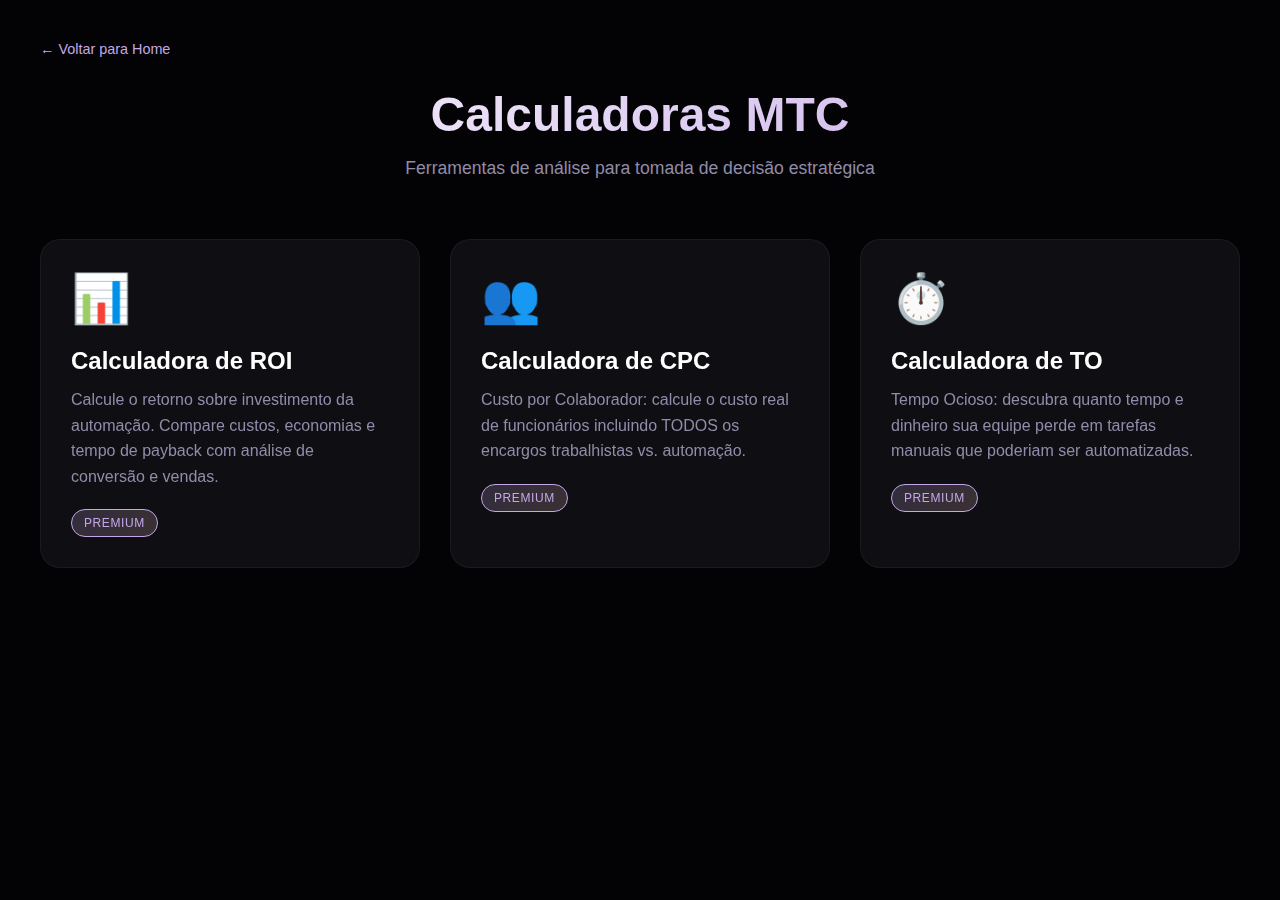
<file: Calculadora/index.html>
<!DOCTYPE html>
<html lang="pt-br">
<head>
    <meta charset="UTF-8">
    <meta name="viewport" content="width=device-width, initial-scale=1.0">
    <title>Calculadoras MTC | Ferramentas de Análise</title>
    <meta name="description" content="Ferramentas de cálculo para análise de automação e eficiência operacional.">
    
    <!-- Favicon -->
    <link rel="icon" type="image/x-icon" href="../assets/icons/MTC.ico">
    
    <style>
        :root {
            --bg-deep: #030305;
            --bg-surface: #0e0e12;
            --accent-primary: #c4a7e7;
            --accent-secondary: #ebbcba;
            --text-main: #e0def4;
            --text-muted: #908caa;
            --glass-surface: rgba(23, 23, 28, 0.6);
            --glass-border: rgba(255, 255, 255, 0.05);
        }

        * {
            margin: 0;
            padding: 0;
            box-sizing: border-box;
        }

        body {
            font-family: 'Inter', -apple-system, BlinkMacSystemFont, 'Segoe UI', sans-serif;
            background: var(--bg-deep);
            color: var(--text-main);
            min-height: 100vh;
            padding: 40px 20px;
        }

        .container {
            max-width: 1200px;
            margin: 0 auto;
        }

        .header {
            text-align: center;
            margin-bottom: 60px;
        }

        .header h1 {
            font-family: 'Space Grotesk', sans-serif;
            font-size: 3rem;
            margin-bottom: 16px;
            background: linear-gradient(135deg, #fff 0%, var(--accent-primary) 100%);
            background-clip: text;
            -webkit-background-clip: text;
            -webkit-text-fill-color: transparent;
        }

        .header p {
            color: var(--text-muted);
            font-size: 1.1rem;
        }

        .back-link {
            display: inline-block;
            margin-bottom: 30px;
            color: var(--accent-primary);
            text-decoration: none;
            font-size: 0.9rem;
            transition: all 0.3s ease;
        }

        .back-link:hover {
            transform: translateX(-5px);
        }

        .calculators-grid {
            display: grid;
            grid-template-columns: repeat(auto-fit, minmax(350px, 1fr));
            gap: 30px;
            margin-top: 40px;
        }

        .calc-card {
            background: var(--glass-surface);
            border: 1px solid var(--glass-border);
            border-radius: 20px;
            padding: 30px;
            backdrop-filter: blur(40px);
            transition: all 0.4s cubic-bezier(0.4, 0, 0.2, 1);
            cursor: pointer;
            text-decoration: none;
            color: inherit;
            display: block;
        }

        .calc-card:hover {
            transform: translateY(-5px);
            border-color: var(--accent-primary);
            box-shadow: 0 12px 48px 0 rgba(196, 167, 231, 0.15);
        }

        .calc-icon {
            font-size: 3rem;
            margin-bottom: 20px;
            display: block;
        }

        .calc-card h3 {
            font-family: 'Space Grotesk', sans-serif;
            font-size: 1.5rem;
            margin-bottom: 12px;
            color: #fff;
        }

        .calc-card p {
            color: var(--text-muted);
            line-height: 1.6;
            margin-bottom: 20px;
        }

        .calc-tag {
            display: inline-block;
            padding: 6px 12px;
            background: rgba(196, 167, 231, 0.1);
            border: 1px solid rgba(196, 167, 231, 0.3);
            border-radius: 100px;
            font-size: 0.75rem;
            color: var(--accent-primary);
            text-transform: uppercase;
            letter-spacing: 0.05em;
        }

        .premium-tag {
            background: linear-gradient(135deg, rgba(196, 167, 231, 0.2), rgba(235, 188, 186, 0.2));
            border-color: var(--accent-primary);
        }

        @media (max-width: 768px) {
            .header h1 {
                font-size: 2rem;
            }

            .calculators-grid {
                grid-template-columns: 1fr;
            }
        }
    </style>
</head>
<body>
    <div class="container">
        <a href="../index.html" class="back-link">← Voltar para Home</a>
        
        <div class="header">
            <h1>Calculadoras MTC</h1>
            <p>Ferramentas de análise para tomada de decisão estratégica</p>
        </div>

        <div class="calculators-grid">
            <!-- Calculadora de ROI -->
            <a href="roi.html" class="calc-card">
                <span class="calc-icon">📊</span>
                <h3>Calculadora de ROI</h3>
                <p>Calcule o retorno sobre investimento da automação. Compare custos, economias e tempo de payback com análise de conversão e vendas.</p>
                <span class="calc-tag premium-tag">Premium</span>
            </a>

            <!-- Calculadora de CPC -->
            <a href="cpc.html" class="calc-card">
                <span class="calc-icon">👥</span>
                <h3>Calculadora de CPC</h3>
                <p>Custo por Colaborador: calcule o custo real de funcionários incluindo TODOS os encargos trabalhistas vs. automação.</p>
                <span class="calc-tag premium-tag">Premium</span>
            </a>

            <!-- Calculadora de TO -->
            <a href="to.html" class="calc-card">
                <span class="calc-icon">⏱️</span>
                <h3>Calculadora de TO</h3>
                <p>Tempo Ocioso: descubra quanto tempo e dinheiro sua equipe perde em tarefas manuais que poderiam ser automatizadas.</p>
                <span class="calc-tag premium-tag">Premium</span>
            </a>
        </div>
    </div>
</body>
</html>
</file>
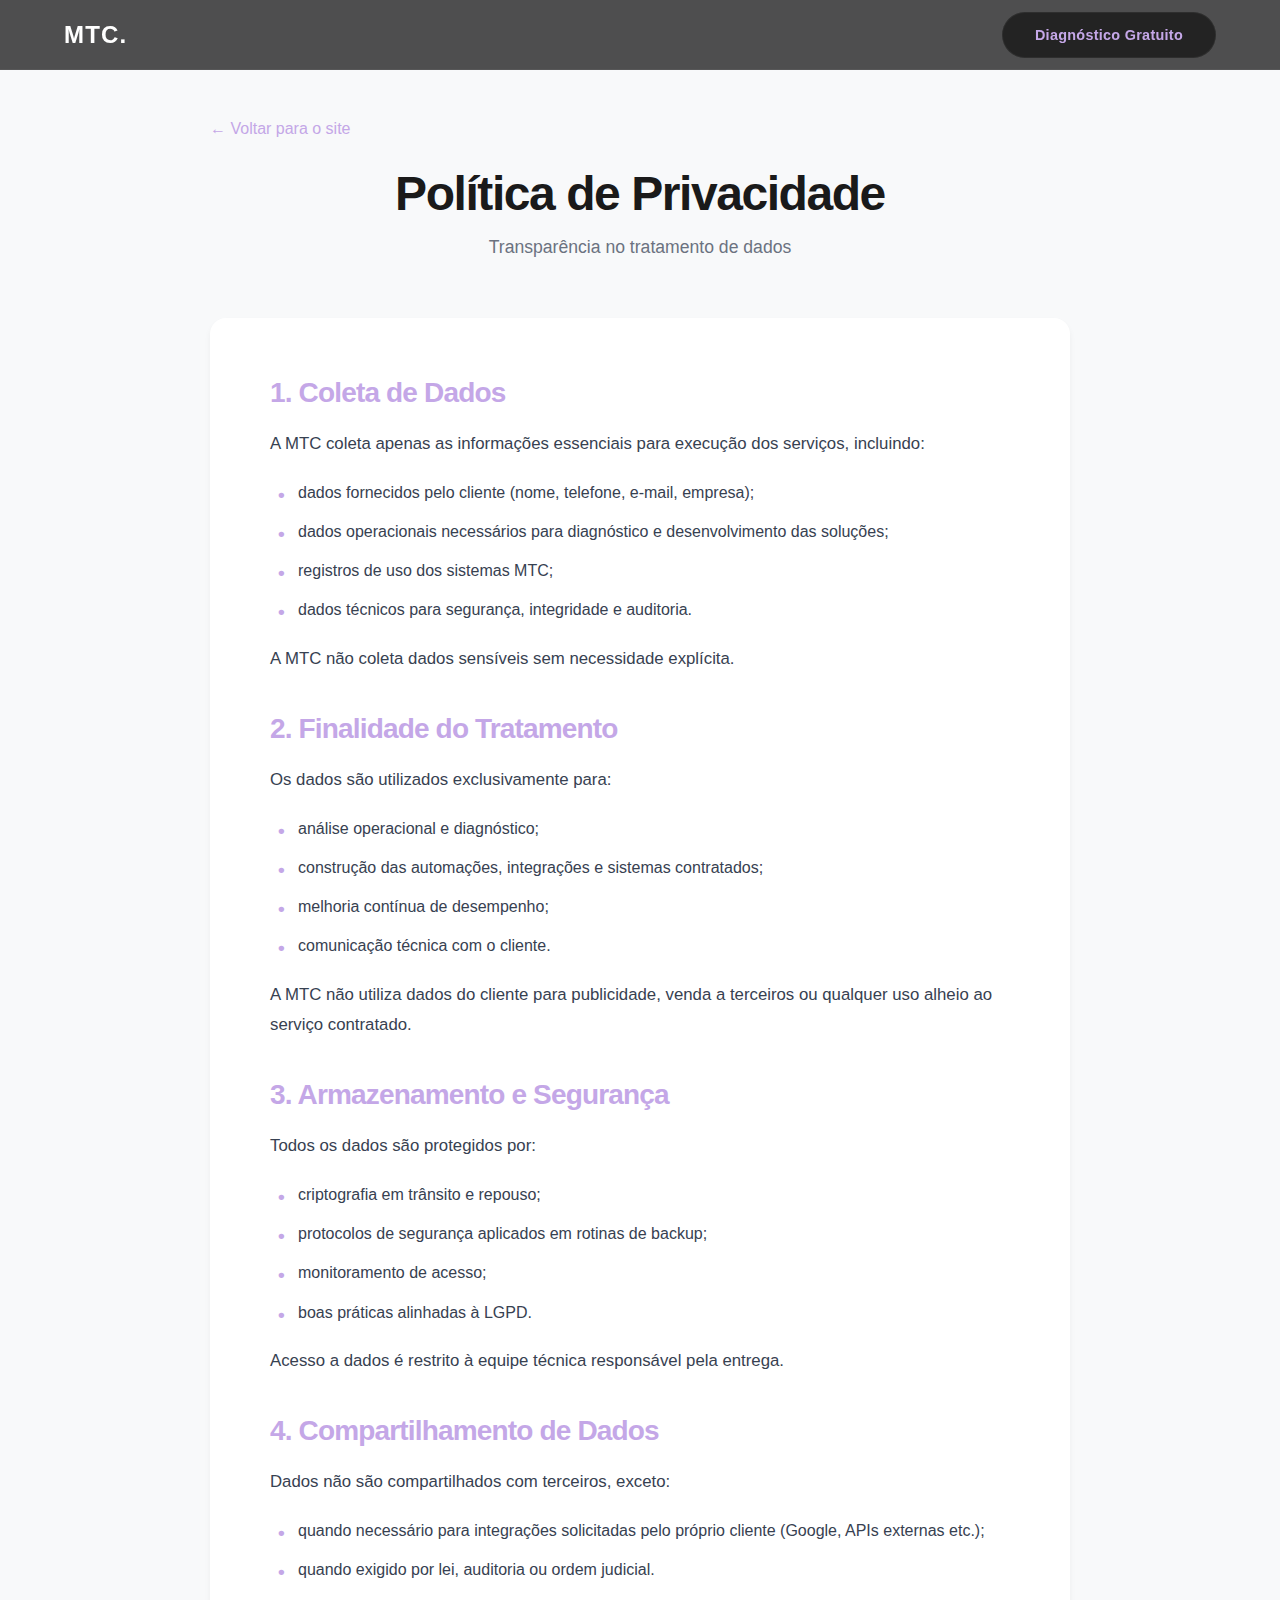
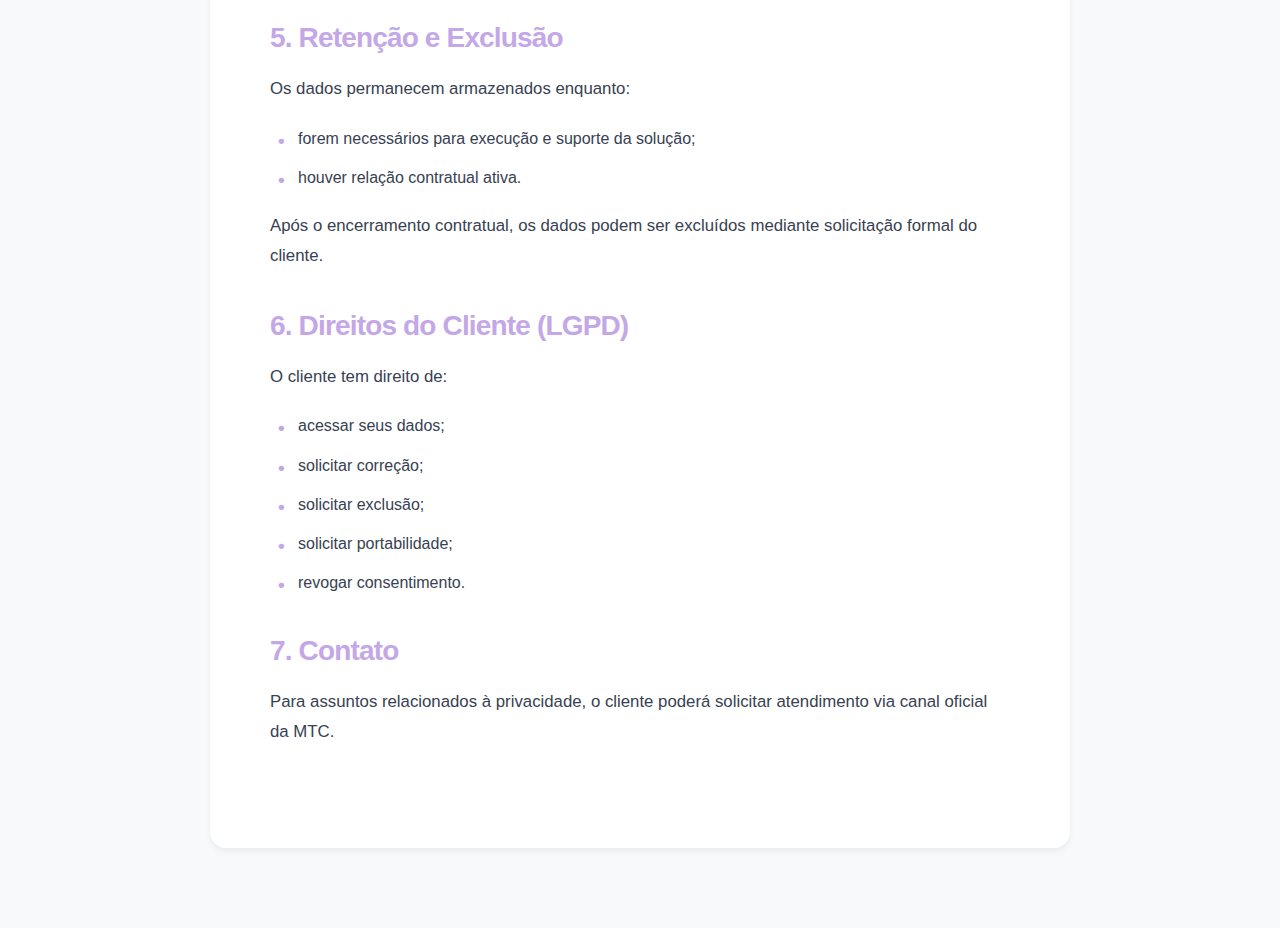
<file: privacidade.html>
<!DOCTYPE html>
<html lang="pt-br">
<head>
    <meta charset="UTF-8">
    <meta name="viewport" content="width=device-width, initial-scale=1.0">
    <title>Política de Privacidade | MTC</title>
    <meta name="description" content="Política de Privacidade da MTC - Transparência no tratamento de dados.">
    
    <!-- Favicon -->
    <link rel="icon" type="image/x-icon" href="assets/icons/MTC.ico">
    
    <!-- CSS -->
    <link rel="stylesheet" href="style.css">
    <style>
        body {
            background: #F8F9FA;
        }
        
        .legal-page {
            min-height: 100vh;
            padding-top: 120px;
            padding-bottom: 80px;
        }
        
        .legal-container {
            max-width: 900px;
            margin: 0 auto;
            padding: 0 20px;
        }
        
        .legal-header {
            text-align: center;
            margin-bottom: 60px;
        }
        
        .legal-header h1 {
            font-size: 3rem;
            color: #1a1a1a;
            margin-bottom: 16px;
            font-weight: 700;
        }
        
        .legal-header p {
            font-size: 1.1rem;
            color: #6b7280;
        }
        
        .legal-content {
            background: white;
            border-radius: 16px;
            padding: 60px;
            box-shadow: 0 4px 6px rgba(0, 0, 0, 0.05);
        }
        
        .legal-section {
            margin-bottom: 40px;
        }
        
        .legal-section h2 {
            font-size: 1.75rem;
            color: var(--accent-primary);
            margin-bottom: 20px;
            font-weight: 600;
        }
        
        .legal-section p {
            color: #374151;
            line-height: 1.8;
            margin-bottom: 16px;
            font-size: 1.05rem;
        }
        
        .legal-section ul {
            list-style: none;
            padding-left: 0;
            margin: 20px 0;
        }
        
        .legal-section ul li {
            padding-left: 28px;
            margin-bottom: 12px;
            position: relative;
            color: #374151;
            line-height: 1.7;
        }
        
        .legal-section ul li::before {
            content: '•';
            position: absolute;
            left: 8px;
            color: var(--accent-primary);
            font-weight: 700;
            font-size: 1.2rem;
        }
        
        .back-link {
            display: inline-flex;
            align-items: center;
            gap: 8px;
            color: var(--accent-primary);
            text-decoration: none;
            font-weight: 500;
            margin-bottom: 30px;
            transition: transform 0.3s ease;
        }
        
        .back-link:hover {
            transform: translateX(-5px);
        }
        
        @media (max-width: 768px) {
            .legal-content {
                padding: 30px 20px;
            }
            
            .legal-header h1 {
                font-size: 2rem;
            }
        }
    </style>
</head>
<body>
    <!-- Header -->
    <header class="premium-header scrolled">
        <div class="container header-inner">
            <a href="index.html" class="logo">MTC.</a>
            <a href="index.html#contact" class="btn-glow">Diagnóstico Gratuito</a>
        </div>
    </header>

    <main class="legal-page">
        <div class="legal-container">
            <a href="index.html" class="back-link">← Voltar para o site</a>
            
            <div class="legal-header">
                <h1>Política de Privacidade</h1>
                <p>Transparência no tratamento de dados</p>
            </div>

            <div class="legal-content">
                <div class="legal-section">
                    <h2>1. Coleta de Dados</h2>
                    <p>A MTC coleta apenas as informações essenciais para execução dos serviços, incluindo:</p>
                    <ul>
                        <li>dados fornecidos pelo cliente (nome, telefone, e-mail, empresa);</li>
                        <li>dados operacionais necessários para diagnóstico e desenvolvimento das soluções;</li>
                        <li>registros de uso dos sistemas MTC;</li>
                        <li>dados técnicos para segurança, integridade e auditoria.</li>
                    </ul>
                    <p>A MTC não coleta dados sensíveis sem necessidade explícita.</p>
                </div>

                <div class="legal-section">
                    <h2>2. Finalidade do Tratamento</h2>
                    <p>Os dados são utilizados exclusivamente para:</p>
                    <ul>
                        <li>análise operacional e diagnóstico;</li>
                        <li>construção das automações, integrações e sistemas contratados;</li>
                        <li>melhoria contínua de desempenho;</li>
                        <li>comunicação técnica com o cliente.</li>
                    </ul>
                    <p>A MTC não utiliza dados do cliente para publicidade, venda a terceiros ou qualquer uso alheio ao serviço contratado.</p>
                </div>

                <div class="legal-section">
                    <h2>3. Armazenamento e Segurança</h2>
                    <p>Todos os dados são protegidos por:</p>
                    <ul>
                        <li>criptografia em trânsito e repouso;</li>
                        <li>protocolos de segurança aplicados em rotinas de backup;</li>
                        <li>monitoramento de acesso;</li>
                        <li>boas práticas alinhadas à LGPD.</li>
                    </ul>
                    <p>Acesso a dados é restrito à equipe técnica responsável pela entrega.</p>
                </div>

                <div class="legal-section">
                    <h2>4. Compartilhamento de Dados</h2>
                    <p>Dados não são compartilhados com terceiros, exceto:</p>
                    <ul>
                        <li>quando necessário para integrações solicitadas pelo próprio cliente (Google, APIs externas etc.);</li>
                        <li>quando exigido por lei, auditoria ou ordem judicial.</li>
                    </ul>
                </div>

                <div class="legal-section">
                    <h2>5. Retenção e Exclusão</h2>
                    <p>Os dados permanecem armazenados enquanto:</p>
                    <ul>
                        <li>forem necessários para execução e suporte da solução;</li>
                        <li>houver relação contratual ativa.</li>
                    </ul>
                    <p>Após o encerramento contratual, os dados podem ser excluídos mediante solicitação formal do cliente.</p>
                </div>

                <div class="legal-section">
                    <h2>6. Direitos do Cliente (LGPD)</h2>
                    <p>O cliente tem direito de:</p>
                    <ul>
                        <li>acessar seus dados;</li>
                        <li>solicitar correção;</li>
                        <li>solicitar exclusão;</li>
                        <li>solicitar portabilidade;</li>
                        <li>revogar consentimento.</li>
                    </ul>
                </div>

                <div class="legal-section">
                    <h2>7. Contato</h2>
                    <p>Para assuntos relacionados à privacidade, o cliente poderá solicitar atendimento via canal oficial da MTC.</p>
                </div>
            </div>
        </div>
    </main>

    <script src="script.js"></script>
</body>
</html>
</file>
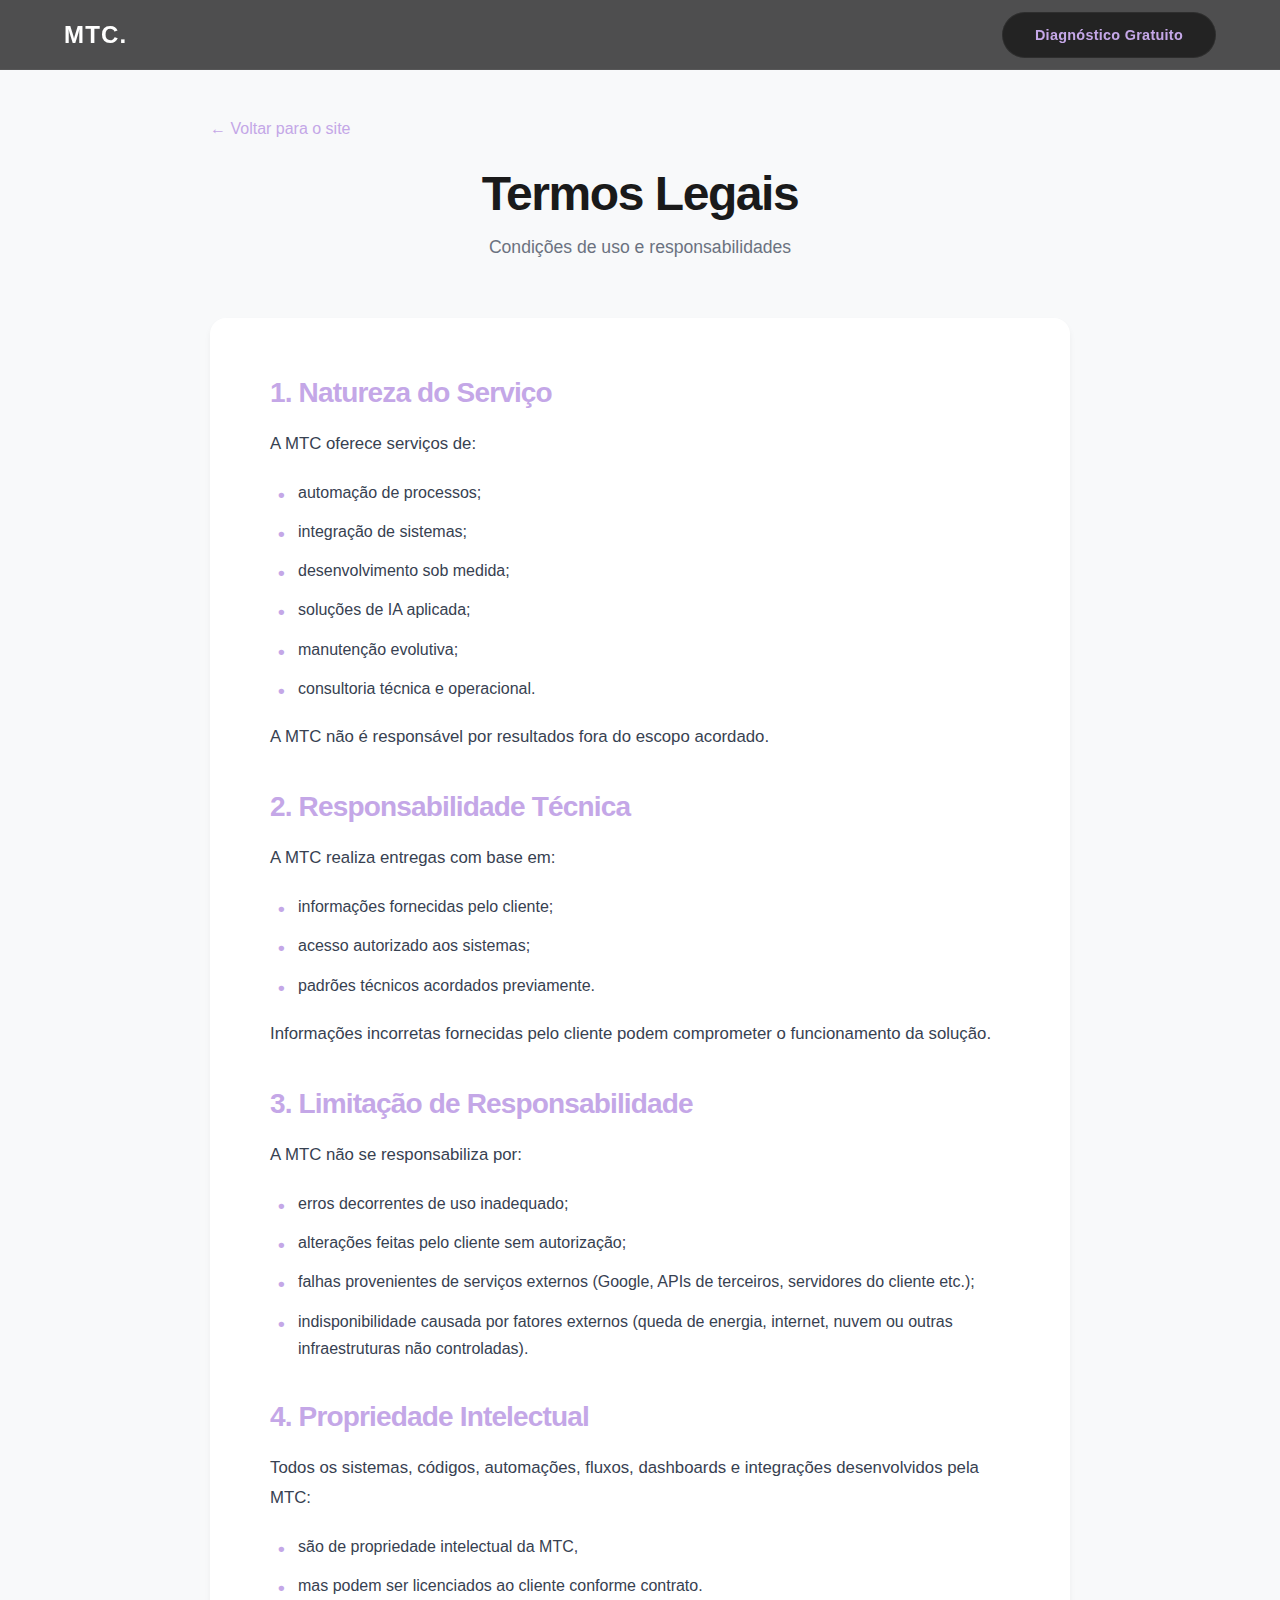
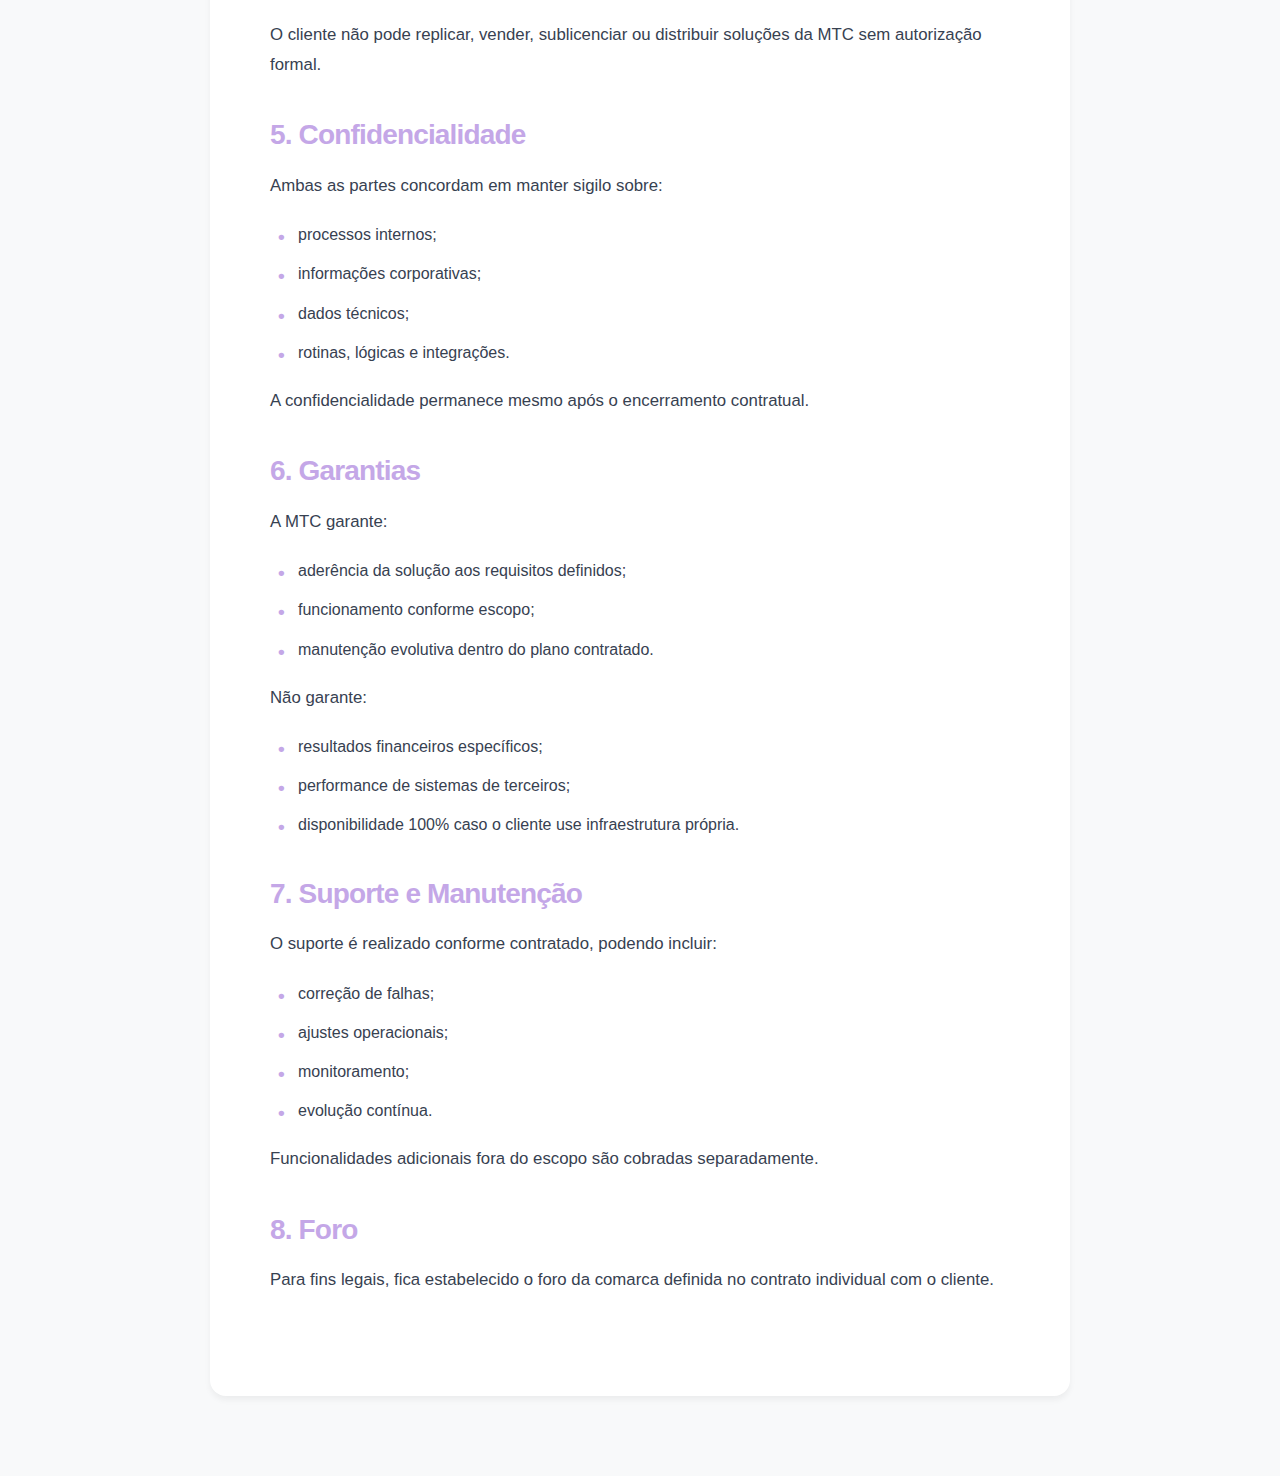
<file: termos.html>
<!DOCTYPE html>
<html lang="pt-br">
<head>
    <meta charset="UTF-8">
    <meta name="viewport" content="width=device-width, initial-scale=1.0">
    <title>Termos Legais | MTC</title>
    <meta name="description" content="Termos Legais da MTC - Condições de uso e responsabilidades.">
    
    <!-- Favicon -->
    <link rel="icon" type="image/x-icon" href="assets/icons/MTC.ico">
    
    <!-- CSS -->
    <link rel="stylesheet" href="style.css">
    <style>
        body {
            background: #F8F9FA;
        }
        
        .legal-page {
            min-height: 100vh;
            padding-top: 120px;
            padding-bottom: 80px;
        }
        
        .legal-container {
            max-width: 900px;
            margin: 0 auto;
            padding: 0 20px;
        }
        
        .legal-header {
            text-align: center;
            margin-bottom: 60px;
        }
        
        .legal-header h1 {
            font-size: 3rem;
            color: #1a1a1a;
            margin-bottom: 16px;
            font-weight: 700;
        }
        
        .legal-header p {
            font-size: 1.1rem;
            color: #6b7280;
        }
        
        .legal-content {
            background: white;
            border-radius: 16px;
            padding: 60px;
            box-shadow: 0 4px 6px rgba(0, 0, 0, 0.05);
        }
        
        .legal-section {
            margin-bottom: 40px;
        }
        
        .legal-section h2 {
            font-size: 1.75rem;
            color: var(--accent-primary);
            margin-bottom: 20px;
            font-weight: 600;
        }
        
        .legal-section p {
            color: #374151;
            line-height: 1.8;
            margin-bottom: 16px;
            font-size: 1.05rem;
        }
        
        .legal-section ul {
            list-style: none;
            padding-left: 0;
            margin: 20px 0;
        }
        
        .legal-section ul li {
            padding-left: 28px;
            margin-bottom: 12px;
            position: relative;
            color: #374151;
            line-height: 1.7;
        }
        
        .legal-section ul li::before {
            content: '•';
            position: absolute;
            left: 8px;
            color: var(--accent-primary);
            font-weight: 700;
            font-size: 1.2rem;
        }
        
        .back-link {
            display: inline-flex;
            align-items: center;
            gap: 8px;
            color: var(--accent-primary);
            text-decoration: none;
            font-weight: 500;
            margin-bottom: 30px;
            transition: transform 0.3s ease;
        }
        
        .back-link:hover {
            transform: translateX(-5px);
        }
        
        @media (max-width: 768px) {
            .legal-content {
                padding: 30px 20px;
            }
            
            .legal-header h1 {
                font-size: 2rem;
            }
        }
    </style>
</head>
<body>
    <!-- Header -->
    <header class="premium-header scrolled">
        <div class="container header-inner">
            <a href="index.html" class="logo">MTC.</a>
            <a href="index.html#contact" class="btn-glow">Diagnóstico Gratuito</a>
        </div>
    </header>

    <main class="legal-page">
        <div class="legal-container">
            <a href="index.html" class="back-link">← Voltar para o site</a>
            
            <div class="legal-header">
                <h1>Termos Legais</h1>
                <p>Condições de uso e responsabilidades</p>
            </div>

            <div class="legal-content">
                <div class="legal-section">
                    <h2>1. Natureza do Serviço</h2>
                    <p>A MTC oferece serviços de:</p>
                    <ul>
                        <li>automação de processos;</li>
                        <li>integração de sistemas;</li>
                        <li>desenvolvimento sob medida;</li>
                        <li>soluções de IA aplicada;</li>
                        <li>manutenção evolutiva;</li>
                        <li>consultoria técnica e operacional.</li>
                    </ul>
                    <p>A MTC não é responsável por resultados fora do escopo acordado.</p>
                </div>

                <div class="legal-section">
                    <h2>2. Responsabilidade Técnica</h2>
                    <p>A MTC realiza entregas com base em:</p>
                    <ul>
                        <li>informações fornecidas pelo cliente;</li>
                        <li>acesso autorizado aos sistemas;</li>
                        <li>padrões técnicos acordados previamente.</li>
                    </ul>
                    <p>Informações incorretas fornecidas pelo cliente podem comprometer o funcionamento da solução.</p>
                </div>

                <div class="legal-section">
                    <h2>3. Limitação de Responsabilidade</h2>
                    <p>A MTC não se responsabiliza por:</p>
                    <ul>
                        <li>erros decorrentes de uso inadequado;</li>
                        <li>alterações feitas pelo cliente sem autorização;</li>
                        <li>falhas provenientes de serviços externos (Google, APIs de terceiros, servidores do cliente etc.);</li>
                        <li>indisponibilidade causada por fatores externos (queda de energia, internet, nuvem ou outras infraestruturas não controladas).</li>
                    </ul>
                </div>

                <div class="legal-section">
                    <h2>4. Propriedade Intelectual</h2>
                    <p>Todos os sistemas, códigos, automações, fluxos, dashboards e integrações desenvolvidos pela MTC:</p>
                    <ul>
                        <li>são de propriedade intelectual da MTC,</li>
                        <li>mas podem ser licenciados ao cliente conforme contrato.</li>
                    </ul>
                    <p>O cliente não pode replicar, vender, sublicenciar ou distribuir soluções da MTC sem autorização formal.</p>
                </div>

                <div class="legal-section">
                    <h2>5. Confidencialidade</h2>
                    <p>Ambas as partes concordam em manter sigilo sobre:</p>
                    <ul>
                        <li>processos internos;</li>
                        <li>informações corporativas;</li>
                        <li>dados técnicos;</li>
                        <li>rotinas, lógicas e integrações.</li>
                    </ul>
                    <p>A confidencialidade permanece mesmo após o encerramento contratual.</p>
                </div>

                <div class="legal-section">
                    <h2>6. Garantias</h2>
                    <p>A MTC garante:</p>
                    <ul>
                        <li>aderência da solução aos requisitos definidos;</li>
                        <li>funcionamento conforme escopo;</li>
                        <li>manutenção evolutiva dentro do plano contratado.</li>
                    </ul>
                    <p>Não garante:</p>
                    <ul>
                        <li>resultados financeiros específicos;</li>
                        <li>performance de sistemas de terceiros;</li>
                        <li>disponibilidade 100% caso o cliente use infraestrutura própria.</li>
                    </ul>
                </div>

                <div class="legal-section">
                    <h2>7. Suporte e Manutenção</h2>
                    <p>O suporte é realizado conforme contratado, podendo incluir:</p>
                    <ul>
                        <li>correção de falhas;</li>
                        <li>ajustes operacionais;</li>
                        <li>monitoramento;</li>
                        <li>evolução contínua.</li>
                    </ul>
                    <p>Funcionalidades adicionais fora do escopo são cobradas separadamente.</p>
                </div>

                <div class="legal-section">
                    <h2>8. Foro</h2>
                    <p>Para fins legais, fica estabelecido o foro da comarca definida no contrato individual com o cliente.</p>
                </div>
            </div>
        </div>
    </main>

    <script src="script.js"></script>
</body>
</html>
</file>
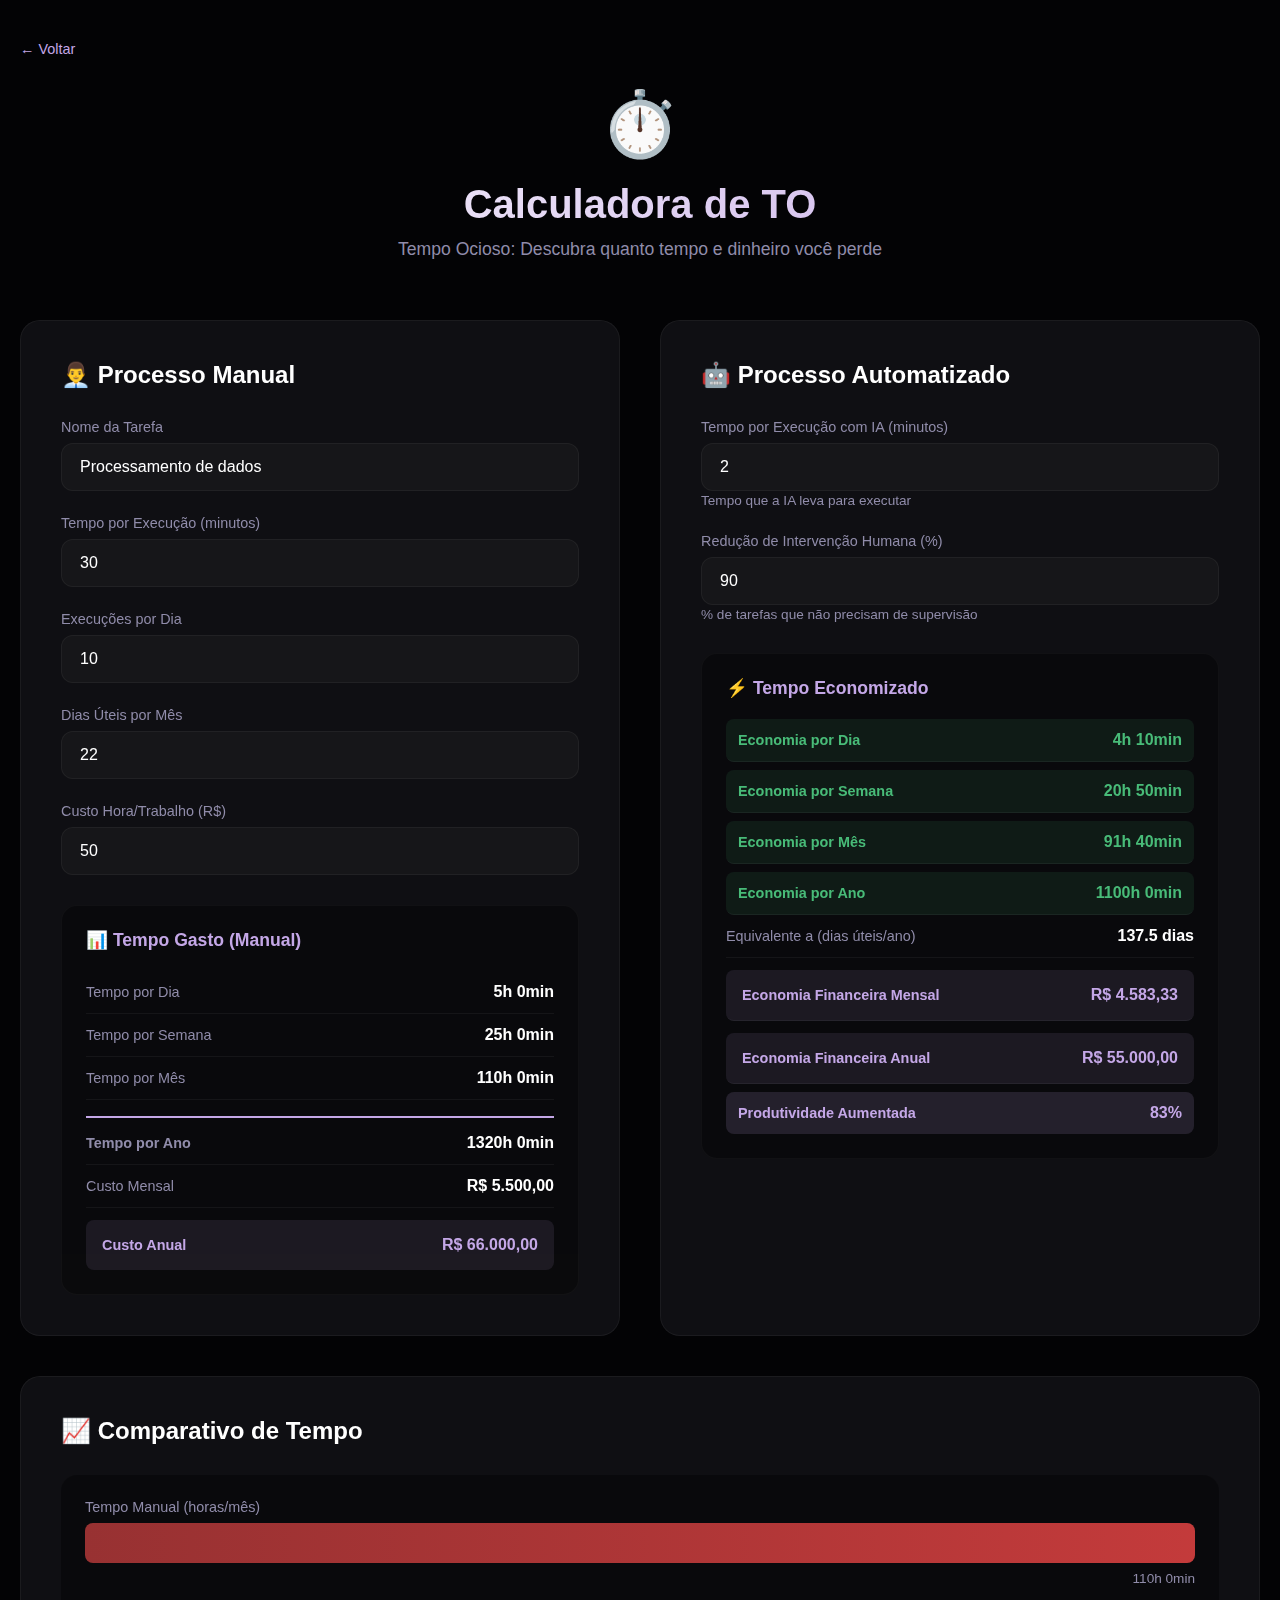
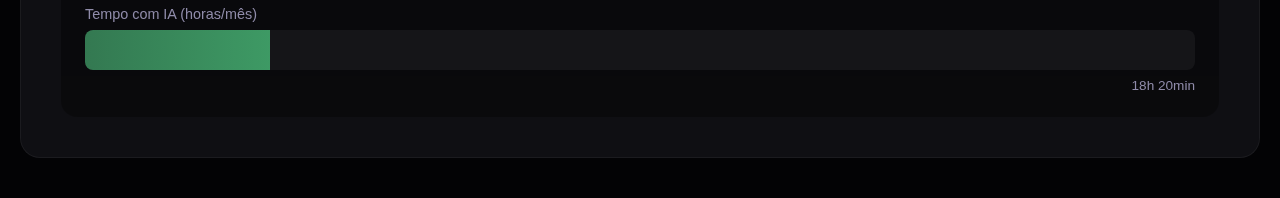
<file: Calculadora/to.html>
<!DOCTYPE html>
<html lang="pt-br">
<head>
    <meta charset="UTF-8">
    <meta name="viewport" content="width=device-width, initial-scale=1.0">
    <title>Calculadora de TO | MTC</title>
    <link rel="icon" type="image/x-icon" href="../assets/icons/MTC.ico">
    <link rel="stylesheet" href="calc-style.css">
</head>
<body>
    <div class="container">
        <a href="index.html" class="back-link">← Voltar</a>
        
        <div class="calc-header">
            <span class="calc-icon">⏱️</span>
            <h1>Calculadora de TO</h1>
            <p>Tempo Ocioso: Descubra quanto tempo e dinheiro você perde</p>
        </div>

        <div class="calc-grid">
            <!-- Cenário Manual -->
            <div class="calc-section">
                <h2>👨‍💼 Processo Manual</h2>
                
                <div class="form-group">
                    <label>Nome da Tarefa</label>
                    <input type="text" id="nome-tarefa" value="Processamento de dados" class="input-glass">
                </div>

                <div class="form-group">
                    <label>Tempo por Execução (minutos)</label>
                    <input type="number" id="tempo-execucao" min="0" step="0.1" value="30" class="input-glass">
                </div>

                <div class="form-group">
                    <label>Execuções por Dia</label>
                    <input type="number" id="execucoes-dia" min="0" value="10" class="input-glass">
                </div>

                <div class="form-group">
                    <label>Dias Úteis por Mês</label>
                    <input type="number" id="dias-uteis" min="0" value="22" class="input-glass">
                </div>

                <div class="form-group">
                    <label>Custo Hora/Trabalho (R$)</label>
                    <input type="number" id="custo-hora-to" min="0" step="0.01" value="50" class="input-glass">
                </div>

                <div class="results-box">
                    <h3>📊 Tempo Gasto (Manual)</h3>
                    <div class="result-item">
                        <span>Tempo por Dia</span>
                        <span id="tempo-dia">0h 0min</span>
                    </div>
                    <div class="result-item">
                        <span>Tempo por Semana</span>
                        <span id="tempo-semana">0h 0min</span>
                    </div>
                    <div class="result-item">
                        <span>Tempo por Mês</span>
                        <span id="tempo-mes">0h 0min</span>
                    </div>
                    <div class="result-item total">
                        <span><strong>Tempo por Ano</strong></span>
                        <span id="tempo-ano"><strong>0h 0min</strong></span>
                    </div>
                    <div class="result-item">
                        <span>Custo Mensal</span>
                        <span id="custo-mensal-to">R$ 0,00</span>
                    </div>
                    <div class="result-item total-highlight">
                        <span><strong>Custo Anual</strong></span>
                        <span id="custo-anual-to"><strong>R$ 0,00</strong></span>
                    </div>
                </div>
            </div>

            <!-- Cenário Automatizado -->
            <div class="calc-section">
                <h2>🤖 Processo Automatizado</h2>
                
                <div class="form-group">
                    <label>Tempo por Execução com IA (minutos)</label>
                    <input type="number" id="tempo-ia" min="0" step="0.1" value="2" class="input-glass">
                    <small style="color: var(--text-muted); font-size: 0.85rem;">Tempo que a IA leva para executar</small>
                </div>

                <div class="form-group">
                    <label>Redução de Intervenção Humana (%)</label>
                    <input type="number" id="reducao-intervencao" min="0" max="100" step="1" value="90" class="input-glass">
                    <small style="color: var(--text-muted); font-size: 0.85rem;">% de tarefas que não precisam de supervisão</small>
                </div>

                <div class="results-box">
                    <h3>⚡ Tempo Economizado</h3>
                    <div class="result-item savings">
                        <span><strong>Economia por Dia</strong></span>
                        <span id="economia-dia"><strong>0h 0min</strong></span>
                    </div>
                    <div class="result-item savings">
                        <span><strong>Economia por Semana</strong></span>
                        <span id="economia-semana"><strong>0h 0min</strong></span>
                    </div>
                    <div class="result-item savings">
                        <span><strong>Economia por Mês</strong></span>
                        <span id="economia-mes"><strong>0h 0min</strong></span>
                    </div>
                    <div class="result-item savings">
                        <span><strong>Economia por Ano</strong></span>
                        <span id="economia-ano"><strong>0h 0min</strong></span>
                    </div>
                    <div class="result-item">
                        <span>Equivalente a (dias úteis/ano)</span>
                        <span id="dias-economizados">0 dias</span>
                    </div>
                    <div class="result-item total-highlight">
                        <span><strong>Economia Financeira Mensal</strong></span>
                        <span id="economia-financeira-mensal"><strong>R$ 0,00</strong></span>
                    </div>
                    <div class="result-item total-highlight">
                        <span><strong>Economia Financeira Anual</strong></span>
                        <span id="economia-financeira-anual"><strong>R$ 0,00</strong></span>
                    </div>
                    <div class="result-item roi">
                        <span><strong>Produtividade Aumentada</strong></span>
                        <span id="produtividade"><strong>0%</strong></span>
                    </div>
                </div>
            </div>
        </div>

        <!-- Gráfico Comparativo -->
        <div class="calc-section" style="margin-top: 40px;">
            <h2>📈 Comparativo de Tempo</h2>
            <div class="comparison-chart">
                <div class="chart-bars">
                    <div class="chart-bar">
                        <div class="bar-label">Tempo Manual (horas/mês)</div>
                        <div class="bar-container">
                            <div class="bar bar-mo" id="bar-tempo-manual" style="width: 100%"></div>
                        </div>
                        <div class="bar-value" id="bar-tempo-manual-value">0h</div>
                    </div>
                    <div class="chart-bar">
                        <div class="bar-label">Tempo com IA (horas/mês)</div>
                        <div class="bar-container">
                            <div class="bar bar-auto" id="bar-tempo-ia" style="width: 10%"></div>
                        </div>
                        <div class="bar-value" id="bar-tempo-ia-value">0h</div>
                    </div>
                </div>
            </div>
        </div>
    </div>

    <script src="to.js"></script>
</body>
</html>
</file>
<file: style.css>
:root {
    /* Colors - Deep Space Palette Refined */
    --bg-deep: #030305; /* Darker, richer black */
    --bg-surface: #0e0e12;
    --accent-primary: #c4a7e7; /* Softer, more pastel lilac */
    --accent-secondary: #ebbcba; /* Muted rose for contrast */
    --accent-glow: rgba(196, 167, 231, 0.15);
    
    /* Text */
    --text-main: #e0def4; /* Soft white, less harsh */
    --text-muted: #908caa;
    --text-dim: #6e6a86;

    /* Glassmorphism 2.0 - Premium */
    --glass-surface: rgba(23, 23, 28, 0.6);
    --glass-border: rgba(255, 255, 255, 0.05);
    --glass-highlight: rgba(255, 255, 255, 0.1);
    --glass-blur: 40px; /* Increased blur for depth */
    --glass-shadow: 0 8px 32px 0 rgba(0, 0, 0, 0.3);
    
    /* Spacing & Layout */
    --container-width: 1200px; /* Slightly tighter for focus */
    --header-height: 80px;
    --section-spacing: 140px;
    
    /* Animation */
    --ease-out-expo: cubic-bezier(0.16, 1, 0.3, 1);
    --ease-smooth: cubic-bezier(0.4, 0, 0.2, 1);
}

/* Global Styles */
* {
    margin: 0;
    padding: 0;
    box-sizing: border-box;
}

body {
    font-family: 'Inter', -apple-system, BlinkMacSystemFont, 'Segoe UI', sans-serif;
    background: #050505;
    color: #fff;
    overflow-x: hidden;
    position: relative;
}

/* Background Effects - Now on body for entire page */
#scales-container,
#data-map-bg {
    position: fixed;
    top: 0;
    left: 0;
    width: 100%;
    height: 100%;
    z-index: 0;
    pointer-events: none;
}

#scales-container {
    display: grid;
    grid-template-columns: repeat(auto-fill, 50px);
    grid-template-rows: repeat(auto-fill, 50px);
    opacity: 0.12; /* Aumentado para melhor visibilidade */
}

.scale-item {
    width: 100%;
    height: 100%;
    border: 1px solid rgba(196, 167, 231, 0.3); /* Aumentado para melhor visibilidade */
    animation: breathe 8s ease-in-out infinite;
}

.scale-item:nth-child(odd) {
    animation-delay: 1s;
}

@keyframes breathe {
    0%, 100% { opacity: 0.5; } /* Aumentado para melhor visibilidade */
    50% { opacity: 1; }
}

#data-map-bg canvas {
    width: 100%;
    height: 100%;
    opacity: 0.8; /* Aumentado para melhor visibilidade */
}

/* Ensure content is above background */
main,
header,
footer {
    position: relative;
    z-index: 1;
}

h1, h2, h3, h4, h5, h6 {
    font-family: 'Space Grotesk', sans-serif;
    font-weight: 500; /* Lighter weight for elegance */
    letter-spacing: -0.03em;
    line-height: 1.1;
    color: #fff;
}

a {
    text-decoration: none;
    color: inherit;
    transition: all 0.3s var(--ease-out-expo);
}

ul {
    list-style: none;
}

/* Barra de Progresso de Scroll */
#scroll-progress-bar {
    position: fixed;
    top: 0;
    left: 0;
    width: 0%;
    height: 1px;
    background: linear-gradient(90deg, var(--accent-primary), var(--accent-secondary));
    box-shadow: 0 0 10px var(--accent-primary), 0 0 20px var(--accent-primary);
    z-index: 10000;
    transition: width 0.1s ease-out;
}

/* Utilities */
.container {
    max-width: var(--container-width);
    margin: 0 auto;
    padding: 0 24px;
}

.text-gradient {
    background: linear-gradient(135deg, #fff 0%, var(--accent-primary) 100%);
    background-clip: text;
    -webkit-background-clip: text;
    -webkit-text-fill-color: transparent;
}

.section-padding {
    padding: var(--section-spacing) 0;
    position: relative;
}

/* Loader */
#loader {
    position: fixed;
    top: 0;
    left: 0;
    width: 100%;
    height: 100%;
    background: var(--bg-deep);
    z-index: 9999;
    display: flex;
    justify-content: center;
    align-items: center;
    transition: opacity 0.8s var(--ease-out-expo);
}

.loader-content {
    text-align: center;
}

.loader-logo {
    font-family: 'Space Grotesk', sans-serif;
    font-size: 3rem;
    font-weight: 700;
    letter-spacing: 0.2em;
    opacity: 0;
    animation: pulseLogo 2s infinite;
}

@keyframes pulseLogo {
    0% { opacity: 0.3; transform: scale(0.95); }
    50% { opacity: 1; transform: scale(1.05); }
    100% { opacity: 0.3; transform: scale(0.95); }
}

/* Header */
.premium-header {
    position: fixed;
    top: 0;
    left: 0;
    width: 100%;
    height: var(--header-height);
    z-index: 1000;
    transition: all 0.5s var(--ease-out-expo);
    border-bottom: 1px solid transparent;
}

.premium-header.scrolled {
    background: rgba(5, 5, 5, 0.7);
    backdrop-filter: blur(var(--glass-blur));
    border-bottom: 1px solid var(--glass-border);
    height: 70px;
}

.header-inner {
    display: flex;
    justify-content: space-between;
    align-items: center;
    height: 100%;
}

.logo {
    font-family: 'Space Grotesk', sans-serif;
    font-size: 1.5rem;
    font-weight: 700;
    letter-spacing: 0.05em;
    color: #fff;
    position: relative;
    display: inline-block;
    transition: color 0.3s ease;
}

.logo::after {
    content: '';
    position: absolute;
    bottom: -5px;
    left: 0;
    width: 0;
    height: 2px;
    background: linear-gradient(90deg, var(--accent-primary), var(--accent-secondary));
    transition: width 0.4s cubic-bezier(0.4, 0, 0.2, 1);
}

.logo:hover::after {
    width: 100%;
}

.logo:hover {
    color: var(--accent-primary);
}

.nav-menu {
    display: flex;
    gap: 40px;
}

.nav-link {
    font-size: 0.9rem;
    font-weight: 500;
    color: var(--text-muted);
    position: relative;
}

.nav-link::after {
    content: '';
    position: absolute;
    bottom: -5px;
    left: 0;
    width: 0;
    height: 1px;
    background: var(--accent-primary);
    transition: width 0.3s var(--ease-out-expo);
}

.nav-link:hover {
    color: #fff;
}

.nav-link:hover::after {
    width: 100%;
}

.btn-glow {
    padding: 14px 32px;
    background: rgba(255, 255, 255, 0.03);
    border: 1px solid var(--glass-border);
    border-radius: 100px;
    color: #fff;
    font-size: 0.9rem;
    font-weight: 500;
    letter-spacing: 0.02em;
    position: relative;
    overflow: hidden;
    transition: all 0.4s var(--ease-smooth);
    backdrop-filter: blur(10px);
}

.btn-glow:hover {
    background: rgba(196, 167, 231, 0.1);
    border-color: var(--accent-primary);
    box-shadow: 0 0 30px rgba(196, 167, 231, 0.2);
    transform: translateY(-2px);
}

/* Efficiency Card */
.efficiency-card-section {
    padding: 80px 0;
    position: relative;
}

.efficiency-card {
    display: grid;
    grid-template-columns: 1fr 1fr;
    gap: 40px;
    align-items: center;
    padding: 40px;
    border-radius: 24px;
    background: var(--glass-surface);
    border: 1px solid var(--glass-border);
    backdrop-filter: blur(var(--glass-blur));
    box-shadow: var(--glass-shadow);
    transition: all 0.4s var(--ease-smooth);
}

.efficiency-card:hover {
    transform: translateY(-5px);
    box-shadow: 0 12px 48px 0 rgba(196, 167, 231, 0.15);
}

.efficiency-image {
    width: 100%;
    height: 300px;
    border-radius: 20px;
    overflow: hidden;
    position: relative;
}

.efficiency-image::after {
    content: '';
    position: absolute;
    top: 0;
    left: 0;
    width: 100%;
    height: 100%;
    background: linear-gradient(135deg, rgba(196, 167, 231, 0.2), transparent);
    pointer-events: none;
}

.efficiency-content h3 {
    font-size: 2rem;
    margin-bottom: 16px;
    background: linear-gradient(135deg, #fff 0%, var(--accent-primary) 100%);
    background-clip: text;
    -webkit-background-clip: text;
    -webkit-text-fill-color: transparent;
}

.efficiency-content p {
    color: var(--text-muted);
    font-size: 1.1rem;
    line-height: 1.7;
    margin-bottom: 24px;
}

@media (max-width: 768px) {
    .efficiency-card {
        grid-template-columns: 1fr;
        gap: 24px;
        padding: 24px;
    }
    
    .efficiency-image {
        height: 200px;
    }
    
    .efficiency-content h3 {
        font-size: 1.5rem;
    }
}


/* Hero Section */
.hero-premium {
    min-height: 100vh;
    display: flex;
    align-items: center;
    position: relative;
    padding-top: 100px;
    overflow: hidden;
}

.hero-grid {
    display: grid;
    grid-template-columns: 1.2fr 0.8fr;
    gap: 60px;
    align-items: center;
}

.hero-tag {
    display: inline-block;
    padding: 6px 16px;
    border: 1px solid var(--glass-border);
    border-radius: 100px;
    font-size: 0.8rem;
    letter-spacing: 0.1em;
    text-transform: uppercase;
    color: var(--accent-primary);
    margin-bottom: 24px;
    background: var(--glass-surface);
}

.hero-title {
    font-size: 4.5rem;
    line-height: 1.1;
    margin-bottom: 32px;
}

.hero-desc {
    font-size: 1.25rem;
    color: var(--text-muted);
    max-width: 540px;
    margin-bottom: 48px;
    font-weight: 300;
}

.text-gradient {
    background: linear-gradient(135deg, var(--accent-primary), #d4a5ff);
    background-clip: text;
    -webkit-background-clip: text;
    -webkit-text-fill-color: transparent;
    font-weight: 700;
}

/* Cards & Glass Components */
.glass-panel {
    background: var(--glass-surface);
    border: 1px solid var(--glass-border);
    backdrop-filter: blur(var(--glass-blur)) saturate(180%); /* Enhanced blur & saturation */
    -webkit-backdrop-filter: blur(var(--glass-blur)) saturate(180%);
    border-radius: 24px;
    padding: 40px;
    transition: all 0.4s var(--ease-smooth);
    position: relative;
    overflow: hidden;
    box-shadow: var(--glass-shadow);
}

.glass-panel::before {
    content: '';
    position: absolute;
    top: 0;
    left: 0;
    width: 100%;
    height: 100%;
    background: linear-gradient(120deg, rgba(255,255,255,0.03), transparent 40%);
    opacity: 0.5;
    pointer-events: none;
}

.glass-panel:hover {
    border-color: var(--glass-highlight);
    transform: translateY(-5px) scale(1.01);
    box-shadow: 0 20px 40px -10px rgba(0,0,0,0.4), 0 0 20px rgba(196, 167, 231, 0.1);
}

/* Services Grid */
.services-grid-premium {
    display: grid;
    grid-template-columns: repeat(auto-fit, minmax(320px, 1fr));
    gap: 24px;
}

.service-icon {
    font-size: 2.5rem;
    margin-bottom: 24px;
    display: inline-block;
    background: linear-gradient(135deg, #fff, var(--text-muted));
    background-clip: text;
    -webkit-background-clip: text;
    -webkit-text-fill-color: transparent;
}

/* Rotating Word Animation */
#rotating-word {
    display: inline-block;
    min-width: 240px;
    text-align: center;
    transition: opacity 0.3s ease, transform 0.3s ease;
}

.service-title {
    font-size: 1.5rem;
    margin-bottom: 16px;
    color: #fff;
}

.service-desc {
    color: var(--text-muted);
    font-size: 1rem;
}

/* --- INTEGRATIONS MARQUEE --- */
.marquee-wrapper {
    overflow: hidden;
    position: relative;
    background: rgba(255, 255, 255, 0.02);
    border-radius: 16px;
    padding: 40px 0;
    border: 1px solid var(--glass-border);
}

.marquee-track {
    display: flex;
    gap: 60px;
    width: max-content;
    animation: scroll 40s linear infinite;
}

.tech-card-marquee {
    display: flex;
    align-items: center;
    justify-content: center;
    min-width: 120px;
    height: 60px;
}

.tech-card-marquee img {
    max-width: 80px;
    max-height: 40px;
    width: auto;
    height: auto;
    object-fit: contain;
    opacity: 0.8;
    transition: all 0.3s ease;
}

.tech-card-marquee:hover img {
    opacity: 1;
    transform: scale(1.1);
}

@keyframes scroll {
    0% {
        transform: translateX(0);
    }
    100% {
        transform: translateX(-50%);
    }
}

/* Pipeline Steps */
.pipeline-track {
    position: relative;
    display: grid;
    grid-template-columns: repeat(4, 1fr);
    gap: 24px;
    margin-top: 60px;
}

.pipeline-card {
    background: rgba(255,255,255,0.02);
    border: 1px solid var(--glass-border);
    padding: 32px;
    border-radius: 16px;
    position: relative;
}

.step-num {
    font-family: 'Space Grotesk';
    font-size: 3rem;
    font-weight: 700;
    color: rgba(255,255,255,0.05);
    position: absolute;
    top: 20px;
    right: 20px;
}

/* Footer */
.footer-premium {
    border-top: 1px solid var(--glass-border);
    background: #020202;
    padding: 80px 0 40px;
    margin-top: 100px;
}

.footer-grid {
    display: grid;
    grid-template-columns: 2fr 1fr 1fr 1.5fr;
    gap: 60px;
    margin-bottom: 60px;
}

.footer-brand p {
    color: var(--text-muted);
    margin-top: 20px;
    max-width: 300px;
}

.footer-col h4 {
    font-size: 1rem;
    margin-bottom: 24px;
    color: #fff;
}

.footer-links li {
    margin-bottom: 12px;
}

.footer-links a {
    color: var(--text-muted);
    font-size: 0.95rem;
}

.input-glass:focus {
    outline: none;
    border-color: var(--accent-primary);
}

/* Scroll Reveal Classes */
.reveal {
    opacity: 0;
    transform: translateY(40px);
    transition: all 1s var(--ease-out-expo);
}

.reveal.active {
    opacity: 1;
    transform: translateY(0);
}

/* Carousel Styles */
.carousel-container {
    position: relative;
    max-width: 800px;
    margin: 0 auto;
    padding: 0 40px;
}

.carousel-track-container {
    overflow: hidden;
    position: relative;
    min-height: 300px; /* Adjust based on content */
}

.carousel-track {
    display: flex;
    transition: transform 0.5s cubic-bezier(0.16, 1, 0.3, 1);
    list-style: none;
    padding: 0;
    margin: 0;
}

.carousel-slide {
    min-width: 100%;
    padding: 20px;
    box-sizing: border-box;
}

.testimonial-card {
    text-align: center;
    height: 100%;
    display: flex;
    flex-direction: column;
    justify-content: center;
    align-items: center;
}

.testimonial-text {
    font-size: 1.25rem;
    font-style: italic;
    margin-bottom: 30px;
    line-height: 1.6;
    color: #fff;
}

.testimonial-author h4 {
    color: var(--accent-primary);
    margin-bottom: 5px;
    font-size: 1.1rem;
}

.testimonial-author p {
    color: var(--text-muted);
    font-size: 0.9rem;
}

/* Carousel Buttons */
.carousel-button {
    position: absolute;
    top: 50%;
    transform: translateY(-50%);
    background: rgba(255, 255, 255, 0.05);
    border: 1px solid var(--glass-border);
    color: var(--text-muted);
    width: 40px;
    height: 40px;
    border-radius: 50%;
    cursor: pointer;
    display: flex;
    align-items: center;
    justify-content: center;
    transition: all 0.3s ease;
    z-index: 10;
}

.carousel-button:hover {
    background: var(--accent-primary);
    color: #fff;
    border-color: var(--accent-primary);
}

.carousel-button--left {
    left: 0;
}

.carousel-button--right {
    right: 0;
}

/* Carousel Indicators */
.carousel-nav {
    display: flex;
    justify-content: center;
    gap: 10px;
    margin-top: 20px;
}

.carousel-indicator {
    width: 10px;
    height: 10px;
    border-radius: 50%;
    border: none;
    background: rgba(255, 255, 255, 0.1);
    cursor: pointer;
    transition: all 0.3s ease;
}

.carousel-indicator.current-slide {
    background: var(--accent-primary);
    transform: scale(1.2);
}

/* Journey Section Styles */
.journey-grid {
    display: grid;
    grid-template-columns: repeat(auto-fit, minmax(280px, 1fr));
    gap: 30px;
    margin-top: 40px;
}

.journey-card {
    background: var(--glass-surface);
    border: 1px solid var(--glass-border);
    border-radius: 24px;
    overflow: hidden;
    transition: all 0.4s var(--ease-out-expo);
    display: flex;
    flex-direction: column;
    height: 100%;
}

.journey-card:hover {
    transform: translateY(-10px);
    border-color: var(--accent-primary);
    box-shadow: 0 20px 40px -10px rgba(0,0,0,0.5);
}

.card-visual {
    height: 200px;
    background-size: cover;
    background-position: center;
    position: relative;
}

.visual-overlay {
    position: absolute;
    top: 0;
    left: 0;
    width: 100%;
    height: 100%;
    background: linear-gradient(to bottom, transparent, var(--bg-surface));
    opacity: 0.8;
}

.step-number {
    position: absolute;
    top: 20px;
    right: 20px;
    font-family: 'Space Grotesk';
    font-size: 3rem;
    font-weight: 700;
    color: rgba(255, 255, 255, 0.8);
    text-shadow: 0 0 20px var(--accent-primary);
    z-index: 2;
}

.card-content {
    padding: 30px;
    flex-grow: 1;
    display: flex;
    flex-direction: column;
}

.card-content h3 {
    font-size: 1.4rem;
    margin-bottom: 15px;
    color: #fff;
}

.card-content p {
    color: var(--text-muted);
    font-size: 0.95rem;
    line-height: 1.6;
}

/* --- HERO IMAGE --- */
.hero-image-container {
    position: relative;
    border-radius: 24px;
    overflow: hidden;
    box-shadow: 0 20px 50px rgba(0,0,0,0.5);
    border: 1px solid var(--glass-border);
}

.hero-image-container::after {
    content: '';
    position: absolute;
    bottom: 0;
    left: 0;
    width: 100%;
    height: 40%;
    background: linear-gradient(to top, var(--bg-deep), transparent);
    pointer-events: none;
}

.hero-img {
    width: 100%;
    height: auto;
    display: block;
    transform: scale(1.05);
    transition: transform 0.8s ease;
}

/* ... (skip unchanged) ... */

.btn-glow {
    padding: 14px 32px;
    background: rgba(255, 255, 255, 0.03);
    border: 1px solid var(--glass-border);
    border-radius: 100px;
    color: #fff;
    font-size: 0.9rem;
    font-weight: 500;
    letter-spacing: 0.02em;
    position: relative;
    overflow: hidden;
    font-weight: 700;
    color: var(--accent-primary);
    font-family: 'Space Grotesk', sans-serif;
}

/* --- JOURNEY GRID FIX --- */
@media (min-width: 1024px) {
    .journey-grid {
        grid-template-columns: repeat(4, 1fr);
    }
}

/* --- VALUES SECTION (7 COMMANDMENTS) --- */
.values-grid {
    display: grid;
    grid-template-columns: repeat(3, 1fr);
    gap: 24px;
    margin-top: 60px;
}

.values-grid .value-card:nth-child(7) {
    grid-column: 2 / 3;
}

.value-card {
    background: rgba(255, 255, 255, 0.02);
    border: 1px solid var(--glass-border);
    border-radius: 20px;
    padding: 40px 30px;
    position: relative;
    transition: all 0.4s var(--ease-out-expo);
    overflow: hidden;
    min-height: 280px;
    display: flex;
    flex-direction: column;
}

.value-card::before {
    content: '';
    position: absolute;
    top: 0;
    left: 0;
    width: 4px;
    height: 100%;
    background: linear-gradient(180deg, var(--accent-primary), transparent);
    opacity: 0;
    transition: opacity 0.4s ease;
}

.value-card:hover {
    transform: translateX(8px);
    border-color: var(--accent-primary);
}

.value-card:hover::before {
    opacity: 1;
}

.value-number {
    font-family: 'Space Grotesk', sans-serif;
    font-size: 4rem;
    font-weight: 700;
    color: rgba(196, 167, 231, 0.15);
    line-height: 1;
    margin-bottom: 20px;
}

.value-card h3 {
    font-size: 1.3rem;
    margin-bottom: 16px;
    color: var(--accent-primary);
    font-weight: 600;
}

.value-card p {
    color: var(--text-muted);
    line-height: 1.7;
    font-size: 0.95rem;
    flex-grow: 1;
}

@media (max-width: 1024px) {
    .values-grid {
        grid-template-columns: repeat(2, 1fr);
    }
    
    .values-grid .value-card:nth-child(7) {
        grid-column: 1 / -1;
        max-width: 500px;
        margin: 0 auto;
    }
}

@media (max-width: 640px) {
    .values-grid {
        grid-template-columns: 1fr;
    }
    
    .values-grid .value-card:nth-child(7) {
        grid-column: 1;
        max-width: 100%;
    }
}

/* --- WHY MTC SECTION --- */
.why-grid {
    display: grid;
    grid-template-columns: repeat(3, 1fr);
    gap: 30px;
    margin-top: 60px;
}

.why-card {
    background: linear-gradient(135deg, rgba(179, 136, 235, 0.03), transparent);
    border: 1px solid var(--glass-border);
    border-radius: 24px;
    padding: 50px 40px;
    transition: all 0.4s var(--ease-out-expo);
    position: relative;
    overflow: hidden;
    min-height: 600px;
    display: flex;
    flex-direction: column;
}

.why-card::after {
    content: '';
    position: absolute;
    top: -50%;
    right: -50%;
    width: 200%;
    height: 200%;
    background: radial-gradient(circle, rgba(196, 167, 231, 0.1), transparent 50%);
    opacity: 0;
    transition: opacity 0.4s ease;
    pointer-events: none;
}

.why-card:hover {
    transform: translateY(-8px);
    border-color: var(--accent-primary);
    box-shadow: 0 20px 50px rgba(0,0,0,0.3);
}

.why-card:hover::after {
    opacity: 1;
}

.why-icon {
    font-size: 3.5rem;
    margin-bottom: 24px;
    display: inline-block;
}

.why-card h3 {
    font-size: 1.5rem;
    margin-bottom: 16px;
    color: #fff;
    line-height: 1.3;
}

.why-card > p {
    color: var(--text-muted);
    margin-bottom: 24px;
    line-height: 1.6;
}

.why-list {
    list-style: none;
    padding: 0;
    margin: 20px 0;
    flex-grow: 1;
}

.why-list li {
    padding-left: 28px;
    margin-bottom: 12px;
    position: relative;
    color: var(--text-muted);
    line-height: 1.6;
}

.why-list li::before {
    content: '→';
    position: absolute;
    left: 0;
    color: var(--accent-primary);
    font-weight: 700;
}

.why-list li strong {
    color: var(--accent-primary);
    font-weight: 600;
}

@media (max-width: 1024px) {
    .why-grid {
        grid-template-columns: 1fr;
    }
    
    .why-card {
        min-height: auto;
    }
}

/* --- FAQ SPACING FIX --- */
#faq .section-header {
    margin-bottom: 80px;
}

/* --- STATS / RESULTS SECTION (PREMIUM) --- */
.results-premium {
    background: linear-gradient(135deg, rgba(179, 136, 235, 0.05), transparent);
    border: 1px solid var(--glass-border);
    border-radius: 32px;
    padding: 80px 60px;
    text-align: center;
    position: relative;
    overflow: hidden;
}

.results-premium::before {
    content: '';
    position: absolute;
    top: 0;
    left: 0;
    width: 100%;
    height: 100%;
    background: radial-gradient(circle at 50% 0%, rgba(196, 167, 231, 0.1), transparent 70%);
    pointer-events: none;
}

.results-header {
    position: relative;
    z-index: 2;
    margin-bottom: 60px;
}

.results-header h2 {
    font-size: 2.5rem;
    margin-bottom: 16px;
    line-height: 1.2;
}

.results-subtitle {
    font-size: 1.1rem;
    color: var(--text-muted);
    font-weight: 300;
}

.stats-grid {
    display: grid;
    grid-template-columns: repeat(auto-fit, minmax(280px, 1fr));
    gap: 30px;
    position: relative;
    z-index: 2;
}

.stat-card {
    background: rgba(255, 255, 255, 0.02);
    border: 1px solid var(--glass-border);
    border-radius: 24px;
    padding: 40px 30px;
    transition: all 0.4s var(--ease-out-expo);
    position: relative;
    overflow: hidden;
}

.stat-card::before {
    content: '';
    position: absolute;
    top: 0;
    left: 0;
    width: 100%;
    height: 100%;
    background: linear-gradient(135deg, rgba(196, 167, 231, 0.05), transparent);
    opacity: 0;
    transition: opacity 0.4s ease;
}

.stat-card:hover {
    transform: translateY(-8px);
    border-color: var(--accent-primary);
    box-shadow: 0 20px 40px rgba(0,0,0,0.3);
}

.stat-card:hover::before {
    opacity: 1;
}

.stat-icon {
    font-size: 3rem;
    margin-bottom: 20px;
    opacity: 0.9;
}

.stat-number {
    font-family: 'Space Grotesk', sans-serif;
    font-size: 3.5rem;
    font-weight: 700;
    color: var(--accent-primary);
    margin-bottom: 12px;
    line-height: 1;
}

.stat-label {
    font-size: 1.1rem;
    font-weight: 600;
    color: #fff;
    margin-bottom: 12px;
}

.stat-desc {
    font-size: 0.9rem;
    color: var(--text-muted);
    line-height: 1.5;
    max-width: 250px;
    margin: 0 auto;
}

/* --- TESTIMONIAL AVATARS --- */
.testimonial-avatar {
    width: 80px;
    height: 80px;
    border-radius: 50%;
    border: 2px solid var(--accent-primary);
    object-fit: cover;
    margin-bottom: 20px;
    box-shadow: 0 0 20px rgba(196, 167, 231, 0.3);
}

/* --- PAIN POINTS CHART SECTION --- */
.chart-container {
    display: flex;
    flex-wrap: wrap;
    gap: 60px;
    align-items: center;
    justify-content: center;
}

.chart-visual {
    width: 300px;
    height: 300px;
    border-radius: 50%;
    background: conic-gradient(
        var(--accent-primary) 0% 35%, 
        rgba(196, 167, 231, 0.6) 35% 57%, 
        rgba(196, 167, 231, 0.4) 57% 75%, 
        rgba(196, 167, 231, 0.2) 75% 87%, 
        rgba(255, 255, 255, 0.1) 87% 95%, 
        rgba(255, 255, 255, 0.05) 95% 100%
    );
    position: relative;
    box-shadow: 0 0 50px rgba(196, 167, 231, 0.1);
}

.chart-visual::after {
    content: '';
    position: absolute;
    top: 50%;
    left: 50%;
    transform: translate(-50%, -50%);
    width: 60%;
    height: 60%;
    background: var(--bg-deep);
    border-radius: 50%;
}

.chart-legend {
    flex: 1;
    min-width: 300px;
}

.legend-item {
    display: flex;
    align-items: flex-start;
    gap: 15px;
    margin-bottom: 20px;
    padding: 15px;
    background: rgba(255, 255, 255, 0.02);
    border-radius: 12px;
    border: 1px solid var(--glass-border);
    transition: all 0.3s ease;
}

.legend-item:hover {
    background: rgba(255, 255, 255, 0.05);
    transform: translateX(5px);
}

.legend-color {
    width: 12px;
    height: 12px;
    border-radius: 50%;
    margin-top: 6px;
    flex-shrink: 0;
}

.legend-text h4 {
    font-size: 1rem;
    color: #fff;
    margin-bottom: 4px;
}

.legend-text span {
    color: var(--accent-primary);
    font-weight: 700;
    margin-right: 8px;
}

.legend-text p {
    font-size: 0.85rem;
    color: var(--text-muted);
    line-height: 1.4;
}

/* --- FAQ REFINEMENTS (PREMIUM) --- */
.faq-grid {
    display: grid;
    gap: 20px;
    max-width: 800px;
    margin: 0 auto;
}

.faq-item details {
    background: rgba(255, 255, 255, 0.03);
    border: 1px solid var(--glass-border);
    border-radius: 16px;
    padding: 24px;
    transition: all 0.3s var(--ease-out-expo);
    cursor: pointer;
    overflow: hidden;
}

.faq-item details:hover {
    background: rgba(255, 255, 255, 0.05);
    border-color: var(--accent-primary);
    transform: translateY(-2px);
}

.faq-item details[open] {
    background: rgba(20, 20, 25, 0.8);
    border-color: var(--accent-primary);
    box-shadow: 0 10px 30px rgba(0,0,0,0.2);
}

.faq-item summary {
    font-weight: 600;
    font-size: 1.1rem;
    list-style: none;
    position: relative;
    padding-right: 40px;
    color: #fff;
    display: flex;
    align-items: center;
    justify-content: space-between;
}

.faq-item summary::-webkit-details-marker {
    display: none;
}

.faq-item summary::after {
    content: '+';
    font-size: 1.5rem;
    color: var(--accent-primary);
    transition: transform 0.3s var(--ease-out-expo);
    font-weight: 300;
}

.faq-item details[open] summary::after {
    transform: rotate(45deg);
}

.faq-item p {
    margin-top: 20px;
    color: var(--text-muted);
    line-height: 1.7;
    font-size: 0.95rem;
    border-top: 1px solid rgba(255, 255, 255, 0.05);
    padding-top: 20px;
    animation: slideDown 0.4s var(--ease-out-expo);
}

@keyframes slideDown {
    from { opacity: 0; transform: translateY(-10px); }
    to { opacity: 1; transform: translateY(0); }
}

/* --- CONTACT MODAL --- */
.modal-overlay {
    position: fixed;
    top: 0;
    left: 0;
    width: 100%;
    height: 100%;
    background: rgba(0, 0, 0, 0.8);
    backdrop-filter: blur(10px);
    z-index: 10000;
    display: flex;
    justify-content: center;
    align-items: center;
    opacity: 0;
    pointer-events: none;
    transition: opacity 0.4s var(--ease-out-expo);
}

.modal-overlay.active {
    opacity: 1;
    pointer-events: all;
}

.modal-content {
    width: 90%;
    max-width: 500px;
    background: var(--bg-surface);
    border: 1px solid var(--glass-border);
    border-radius: 24px;
    padding: 40px;
    position: relative;
    transform: translateY(50px) scale(0.95);
    transition: all 0.4s var(--ease-out-expo);
    box-shadow: 0 20px 60px rgba(0,0,0,0.5);
}

.modal-overlay.active .modal-content {
    transform: translateY(0) scale(1);
}

.modal-close {
    position: absolute;
    top: 20px;
    right: 20px;
    background: none;
    border: none;
    color: var(--text-muted);
    font-size: 2rem;
    cursor: pointer;
    transition: color 0.3s;
}

.modal-close:hover {
    color: #fff;
}

.modal-header h3 {
    font-size: 1.8rem;
    margin-bottom: 10px;
}

.modal-header p {
    color: var(--text-muted);
    font-size: 0.95rem;
    margin-bottom: 30px;
}

.form-group {
    margin-bottom: 20px;
}

.form-group label {
    display: block;
    color: var(--text-main);
    margin-bottom: 8px;
    font-size: 0.9rem;
    font-weight: 500;
}

.modal-form .input-glass {
    width: 100%;
    background: rgba(255, 255, 255, 0.03);
    border: 1px solid var(--glass-border);
    padding: 12px 16px;
    border-radius: 12px;
    color: #fff;
    font-family: 'Inter', sans-serif;
    transition: all 0.3s;
}

.modal-form .input-glass:focus {
    outline: none;
    border-color: var(--accent-primary);
    background: rgba(255, 255, 255, 0.05);
}

.modal-form select.input-glass {
    appearance: none;
    background-image: url("data:image/svg+xml;charset=UTF-8,%3csvg xmlns='http://www.w3.org/2000/svg' viewBox='0 0 24 24' fill='none' stroke='white' stroke-width='2' stroke-linecap='round' stroke-linejoin='round'%3e%3cpolyline points='6 9 12 15 18 9'%3e%3c/polyline%3e%3c/svg%3e");
    background-repeat: no-repeat;
    background-position: right 1rem center;
    background-size: 1em;
}

.modal-form select.input-glass option {
    background: var(--bg-surface);
    color: #fff;
}

/* --- EMERGENCY FIXES --- */
img {
    max-width: 100%;
    height: auto;
}

.testimonial-avatar {
    width: 80px !important;
    height: 80px !important;
    border-radius: 50% !important;
    border: 2px solid var(--accent-primary) !important;
    object-fit: cover !important;
    margin-bottom: 20px !important;
    box-shadow: 0 0 20px rgba(196, 167, 231, 0.3) !important;
    display: inline-block !important;
}

.testimonial-card img {
    width: 80px !important;
    height: 80px !important;
}

.carousel-slide {
    min-width: 100%;
    box-sizing: border-box;
}

.carousel-track {
    display: flex;
    padding: 0;
    margin: 0;
    list-style: none;
}
</file>
<file: Calculadora/calc-style.css>
:root {
    --bg-deep: #030305;
    --bg-surface: #0e0e12;
    --accent-primary: #c4a7e7;
    --accent-secondary: #ebbcba;
    --text-main: #e0def4;
    --text-muted: #908caa;
    --glass-surface: rgba(23, 23, 28, 0.6);
    --glass-border: rgba(255, 255, 255, 0.05);
    --success: #48bb78;
    --warning: #f6ad55;
}

* {
    margin: 0;
    padding: 0;
    box-sizing: border-box;
}

body {
    font-family: 'Inter', -apple-system, BlinkMacSystemFont, 'Segoe UI', sans-serif;
    background: var(--bg-deep);
    color: var(--text-main);
    min-height: 100vh;
    padding: 40px 20px;
}

.container {
    max-width: 1400px;
    margin: 0 auto;
}

.back-link {
    display: inline-block;
    margin-bottom: 30px;
    color: var(--accent-primary);
    text-decoration: none;
    font-size: 0.9rem;
    transition: all 0.3s ease;
}

.back-link:hover {
    transform: translateX(-5px);
}

.calc-header {
    text-align: center;
    margin-bottom: 60px;
}

.calc-icon {
    font-size: 4rem;
    display: block;
    margin-bottom: 20px;
}

.calc-header h1 {
    font-family: 'Space Grotesk', sans-serif;
    font-size: 2.5rem;
    margin-bottom: 12px;
    background: linear-gradient(135deg, #fff 0%, var(--accent-primary) 100%);
    background-clip: text;
    -webkit-background-clip: text;
    -webkit-text-fill-color: transparent;
}

.calc-header p {
    color: var(--text-muted);
    font-size: 1.1rem;
}

.calc-grid {
    display: grid;
    grid-template-columns: repeat(2, 1fr);
    gap: 40px;
}

.calc-section {
    background: var(--glass-surface);
    border: 1px solid var(--glass-border);
    border-radius: 20px;
    padding: 40px;
    backdrop-filter: blur(40px);
}

.calc-section h2 {
    font-family: 'Space Grotesk', sans-serif;
    font-size: 1.5rem;
    margin-bottom: 30px;
    color: #fff;
}

.form-group {
    margin-bottom: 24px;
}

.form-group label {
    display: block;
    margin-bottom: 8px;
    color: var(--text-muted);
    font-size: 0.9rem;
    font-weight: 500;
}

.input-glass {
    width: 100%;
    padding: 14px 18px;
    background: rgba(255, 255, 255, 0.03);
    border: 1px solid var(--glass-border);
    border-radius: 12px;
    color: #fff;
    font-size: 1rem;
    transition: all 0.3s ease;
}

.input-glass:focus {
    outline: none;
    border-color: var(--accent-primary);
    background: rgba(255, 255, 255, 0.05);
}

.results-box {
    margin-top: 30px;
    padding: 24px;
    background: rgba(0, 0, 0, 0.3);
    border-radius: 16px;
    border: 1px solid rgba(255, 255, 255, 0.03);
}

.results-box h3 {
    font-size: 1.1rem;
    margin-bottom: 20px;
    color: var(--accent-primary);
}

.result-item {
    display: flex;
    justify-content: space-between;
    align-items: center;
    padding: 12px 0;
    border-bottom: 1px solid rgba(255, 255, 255, 0.05);
}

.result-item:last-child {
    border-bottom: none;
}

.result-item span:first-child {
    color: var(--text-muted);
    font-size: 0.9rem;
}

.result-item span:last-child {
    color: #fff;
    font-weight: 600;
}

.result-item.total {
    margin-top: 16px;
    padding-top: 16px;
    border-top: 2px solid var(--accent-primary);
}

.result-item.total-highlight {
    background: rgba(196, 167, 231, 0.1);
    padding: 16px;
    border-radius: 8px;
    margin-top: 12px;
}

.result-item.total-highlight span {
    color: var(--accent-primary);
}

.result-item.savings {
    background: rgba(72, 187, 120, 0.1);
    padding: 12px;
    border-radius: 8px;
    margin-top: 8px;
}

.result-item.savings span {
    color: var(--success);
}

.result-item.payback {
    background: rgba(246, 173, 85, 0.1);
    padding: 12px;
    border-radius: 8px;
    margin-top: 8px;
}

.result-item.payback span {
    color: var(--warning);
}

.result-item.roi {
    background: rgba(196, 167, 231, 0.15);
    padding: 12px;
    border-radius: 8px;
    margin-top: 8px;
}

.result-item.roi span {
    color: var(--accent-primary);
}

.comparison-chart {
    margin-top: 30px;
    padding: 24px;
    background: rgba(0, 0, 0, 0.3);
    border-radius: 16px;
}

.comparison-chart h3 {
    font-size: 1.1rem;
    margin-bottom: 20px;
    color: var(--accent-primary);
}

.chart-bars {
    display: flex;
    flex-direction: column;
    gap: 20px;
}

.chart-bar {
    display: flex;
    flex-direction: column;
    gap: 8px;
}

.bar-label {
    font-size: 0.9rem;
    color: var(--text-muted);
    font-weight: 500;
}

.bar-container {
    width: 100%;
    height: 40px;
    background: rgba(255, 255, 255, 0.05);
    border-radius: 8px;
    overflow: hidden;
}

.bar {
    height: 100%;
    transition: width 0.5s ease;
    display: flex;
    align-items: center;
    justify-content: flex-end;
    padding-right: 12px;
    font-weight: 600;
    font-size: 0.9rem;
}

.bar-mo {
    background: linear-gradient(90deg, rgba(239, 68, 68, 0.6), rgba(239, 68, 68, 0.8));
}

.bar-auto {
    background: linear-gradient(90deg, rgba(72, 187, 120, 0.6), rgba(72, 187, 120, 0.8));
}

.bar-value {
    font-size: 0.85rem;
    color: var(--text-muted);
    text-align: right;
}

@media (max-width: 1024px) {
    .calc-grid {
        grid-template-columns: 1fr;
    }
}

@media (max-width: 768px) {
    .calc-header h1 {
        font-size: 2rem;
    }

    .calc-section {
        padding: 24px;
    }
}

/* Novos estilos para gráficos e métricas */
.metrics-grid {
    display: grid;
    grid-template-columns: repeat(auto-fit, minmax(200px, 1fr));
    gap: 16px;
    margin-bottom: 30px;
}

.metric-card {
    background: rgba(0, 0, 0, 0.3);
    border: 1px solid var(--glass-border);
    border-radius: 12px;
    padding: 20px;
    text-align: center;
    transition: all 0.3s ease;
}

.metric-card:hover {
    transform: translateY(-2px);
    border-color: var(--accent-primary);
}

.metric-card.highlight {
    border-color: var(--accent-primary);
    background: rgba(196, 167, 231, 0.1);
}

.metric-card.success {
    border-color: var(--success);
    background: rgba(72, 187, 120, 0.1);
}

.metric-card.warning {
    border-color: var(--warning);
    background: rgba(246, 173, 85, 0.1);
}

.metric-label {
    font-size: 0.75rem;
    color: var(--text-muted);
    text-transform: uppercase;
    letter-spacing: 0.05em;
    margin-bottom: 8px;
}

.metric-value {
    font-size: 1.5rem;
    font-weight: 700;
    color: #fff;
}

.metric-card.highlight .metric-value {
    color: var(--accent-primary);
}

.metric-card.success .metric-value {
    color: var(--success);
}

.metric-card.warning .metric-value {
    color: var(--warning);
}

.chart-box {
    background: rgba(0, 0, 0, 0.3);
    border-radius: 16px;
    padding: 24px;
    margin-bottom: 20px;
}

.chart-box h3 {
    font-size: 1rem;
    margin-bottom: 20px;
    color: var(--accent-primary);
}

.charts-row {
    display: grid;
    grid-template-columns: repeat(auto-fit, minmax(400px, 1fr));
    gap: 30px;
}

@media (max-width: 900px) {
    .charts-row {
        grid-template-columns: 1fr;
    }
}
</file>
